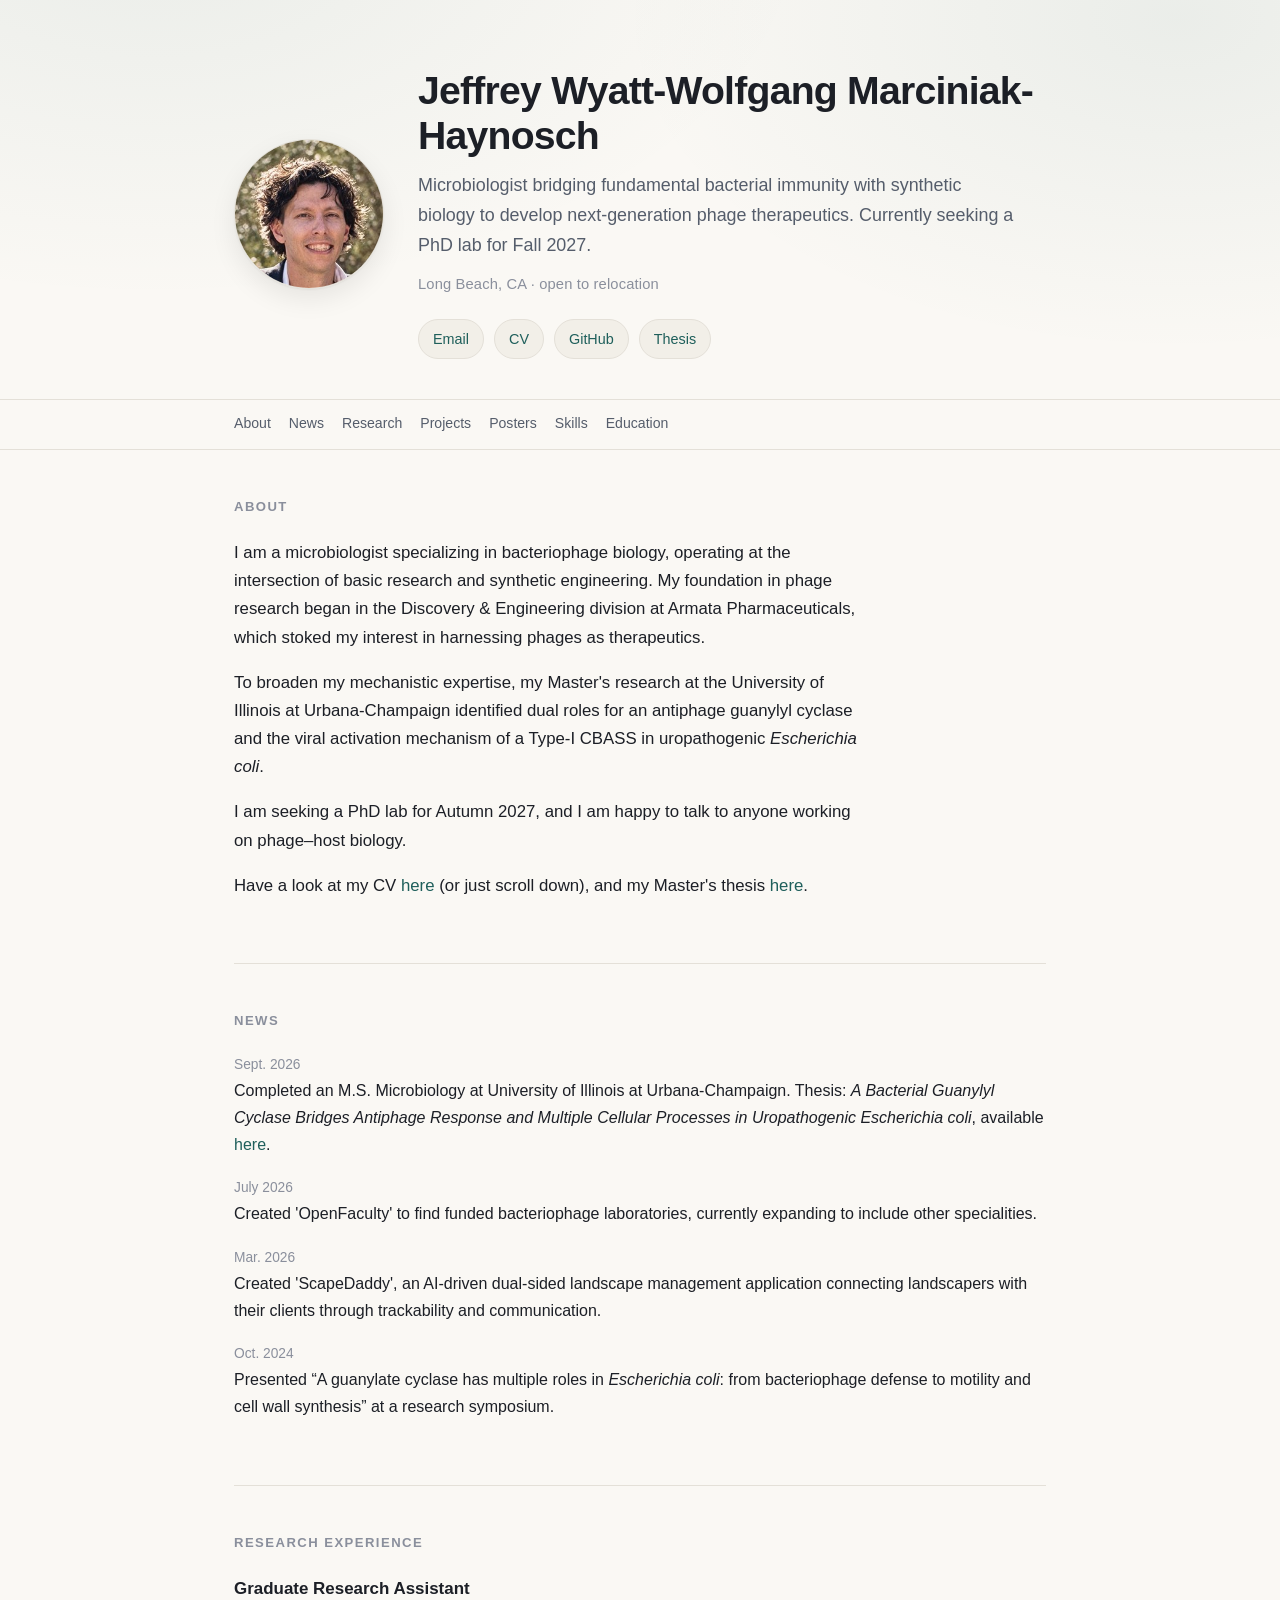
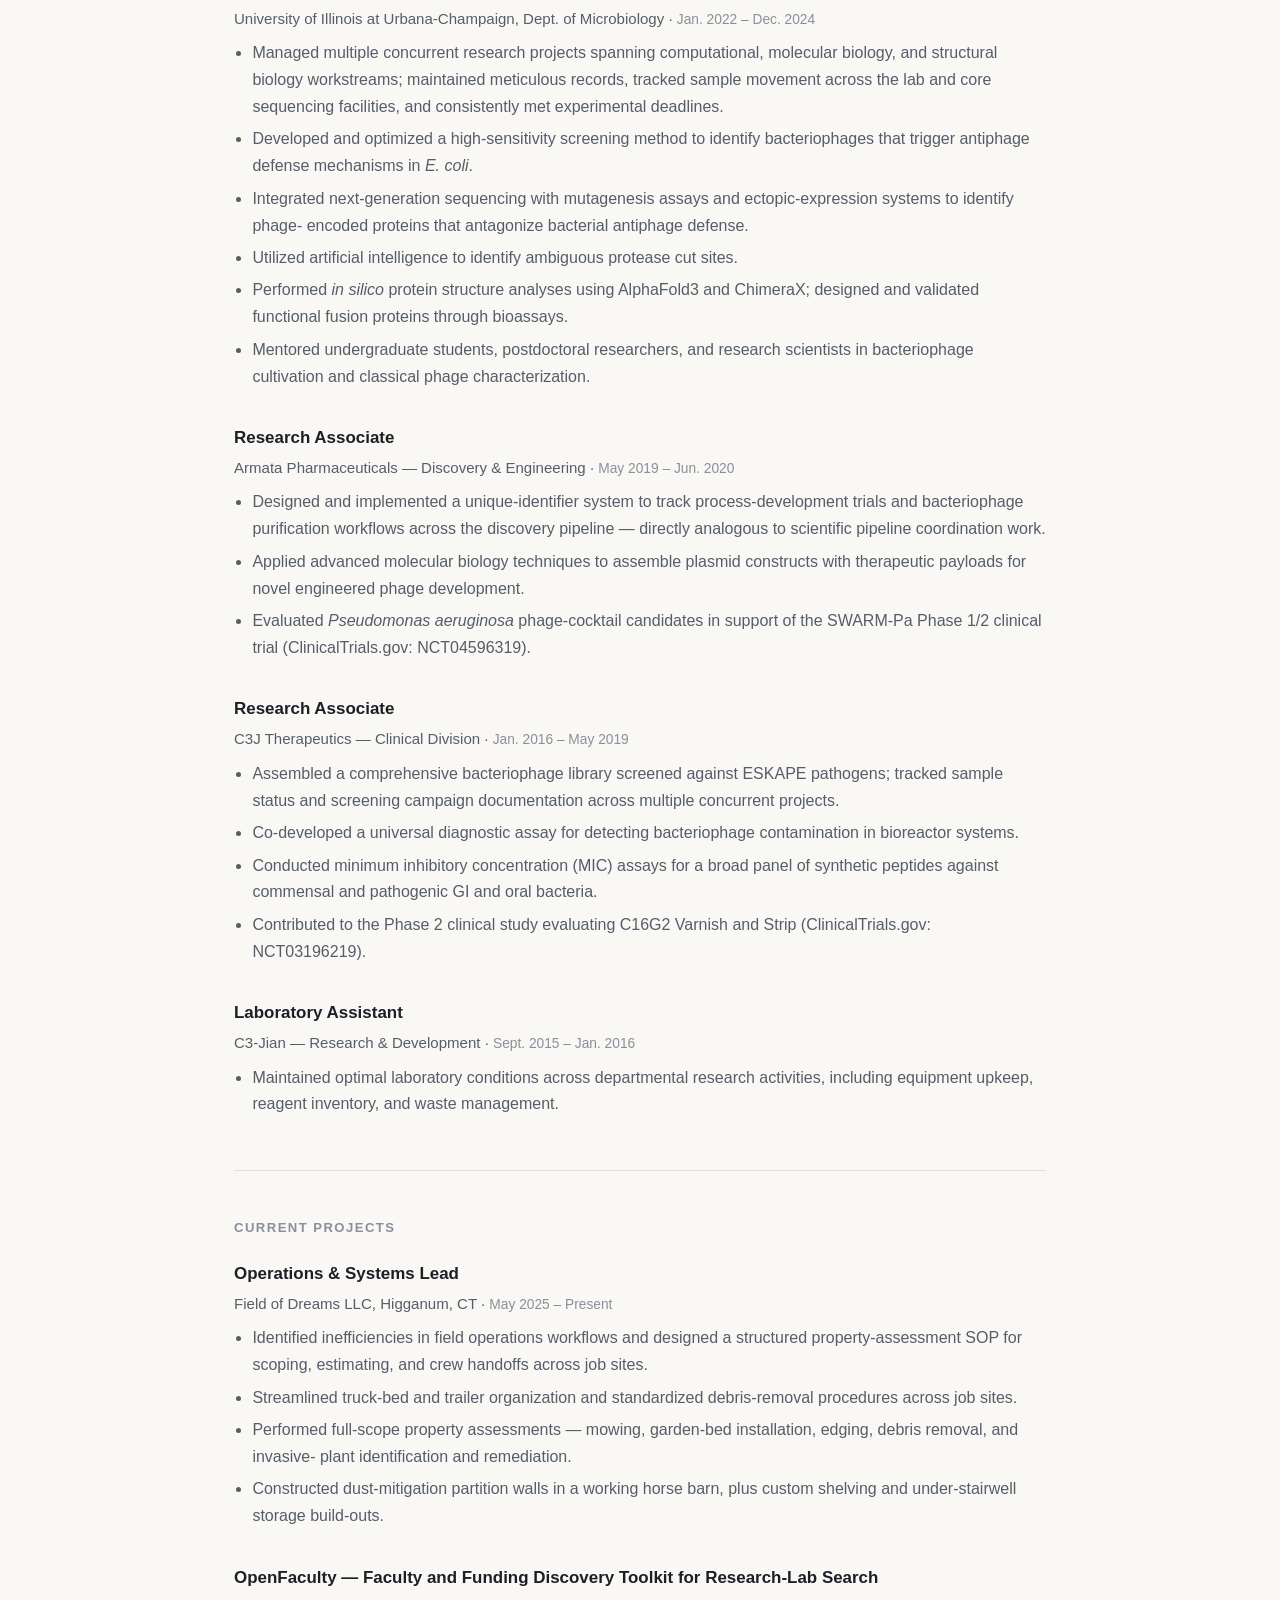
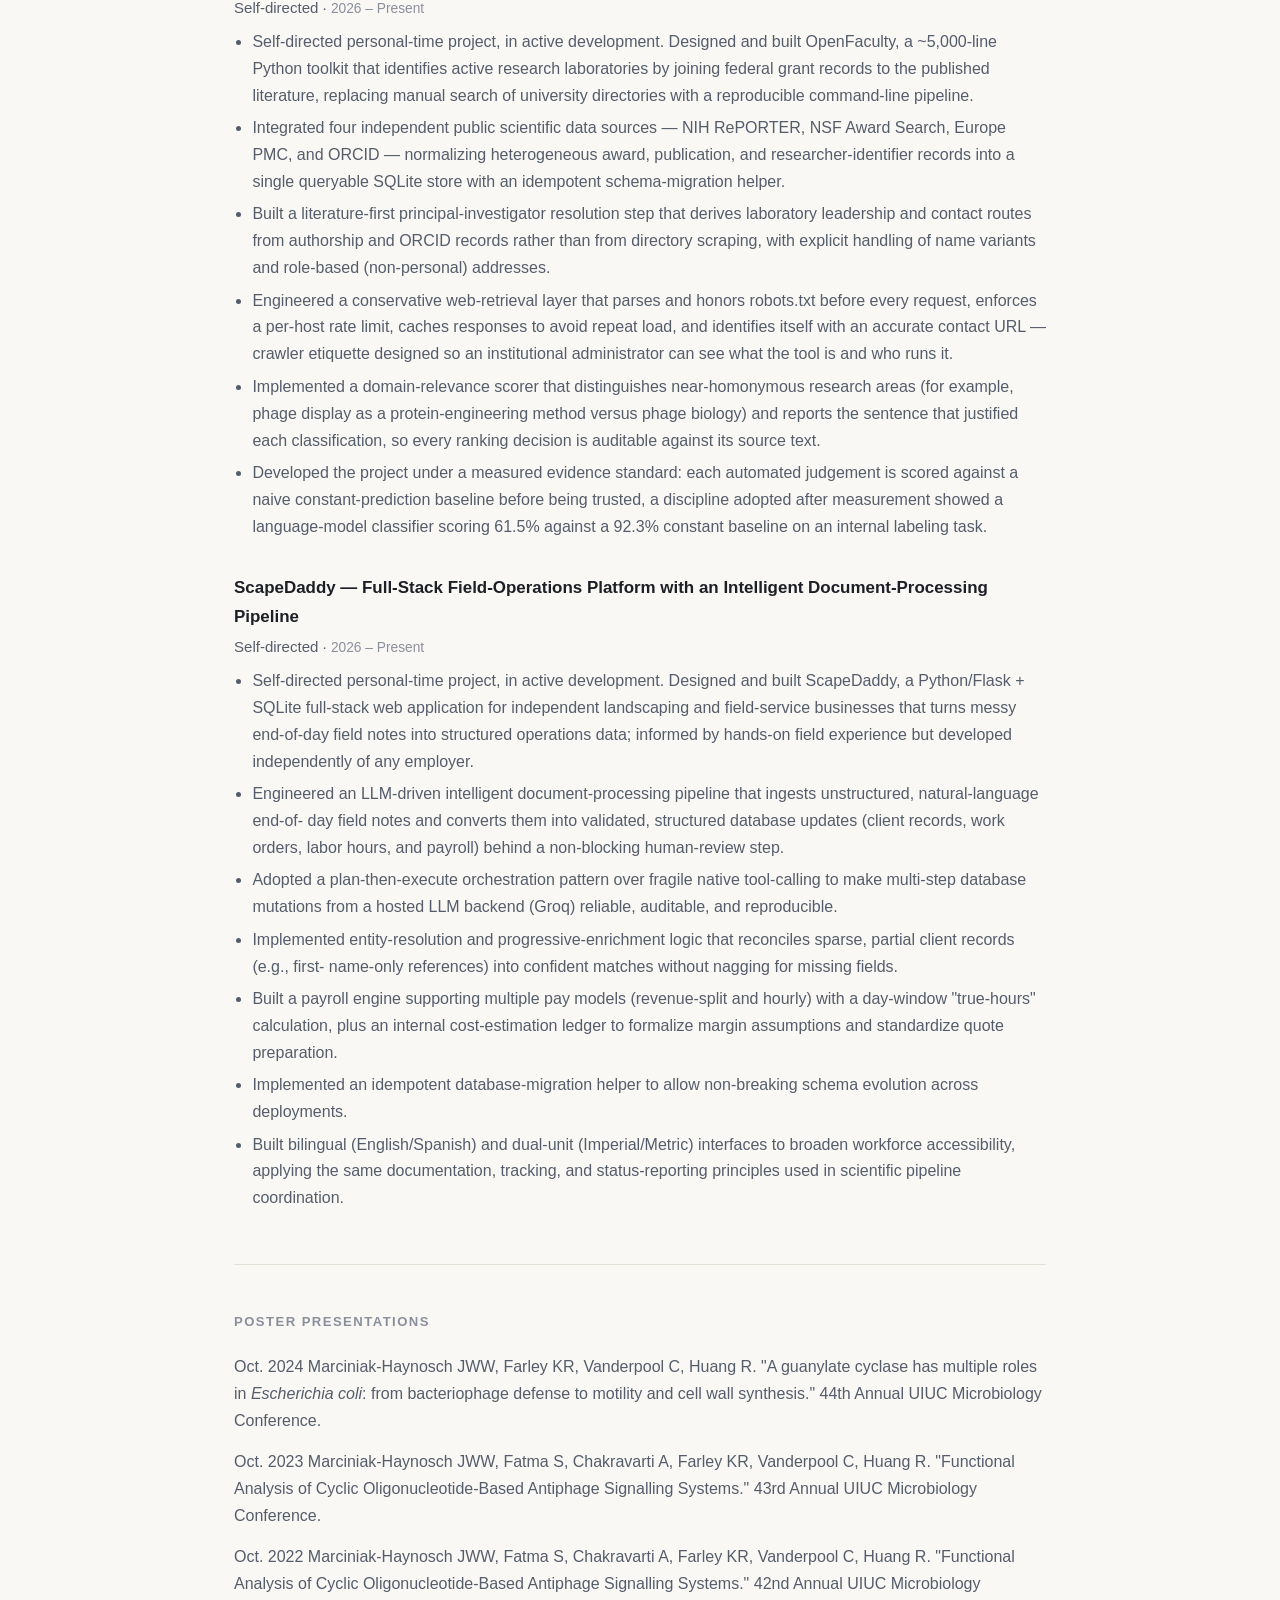
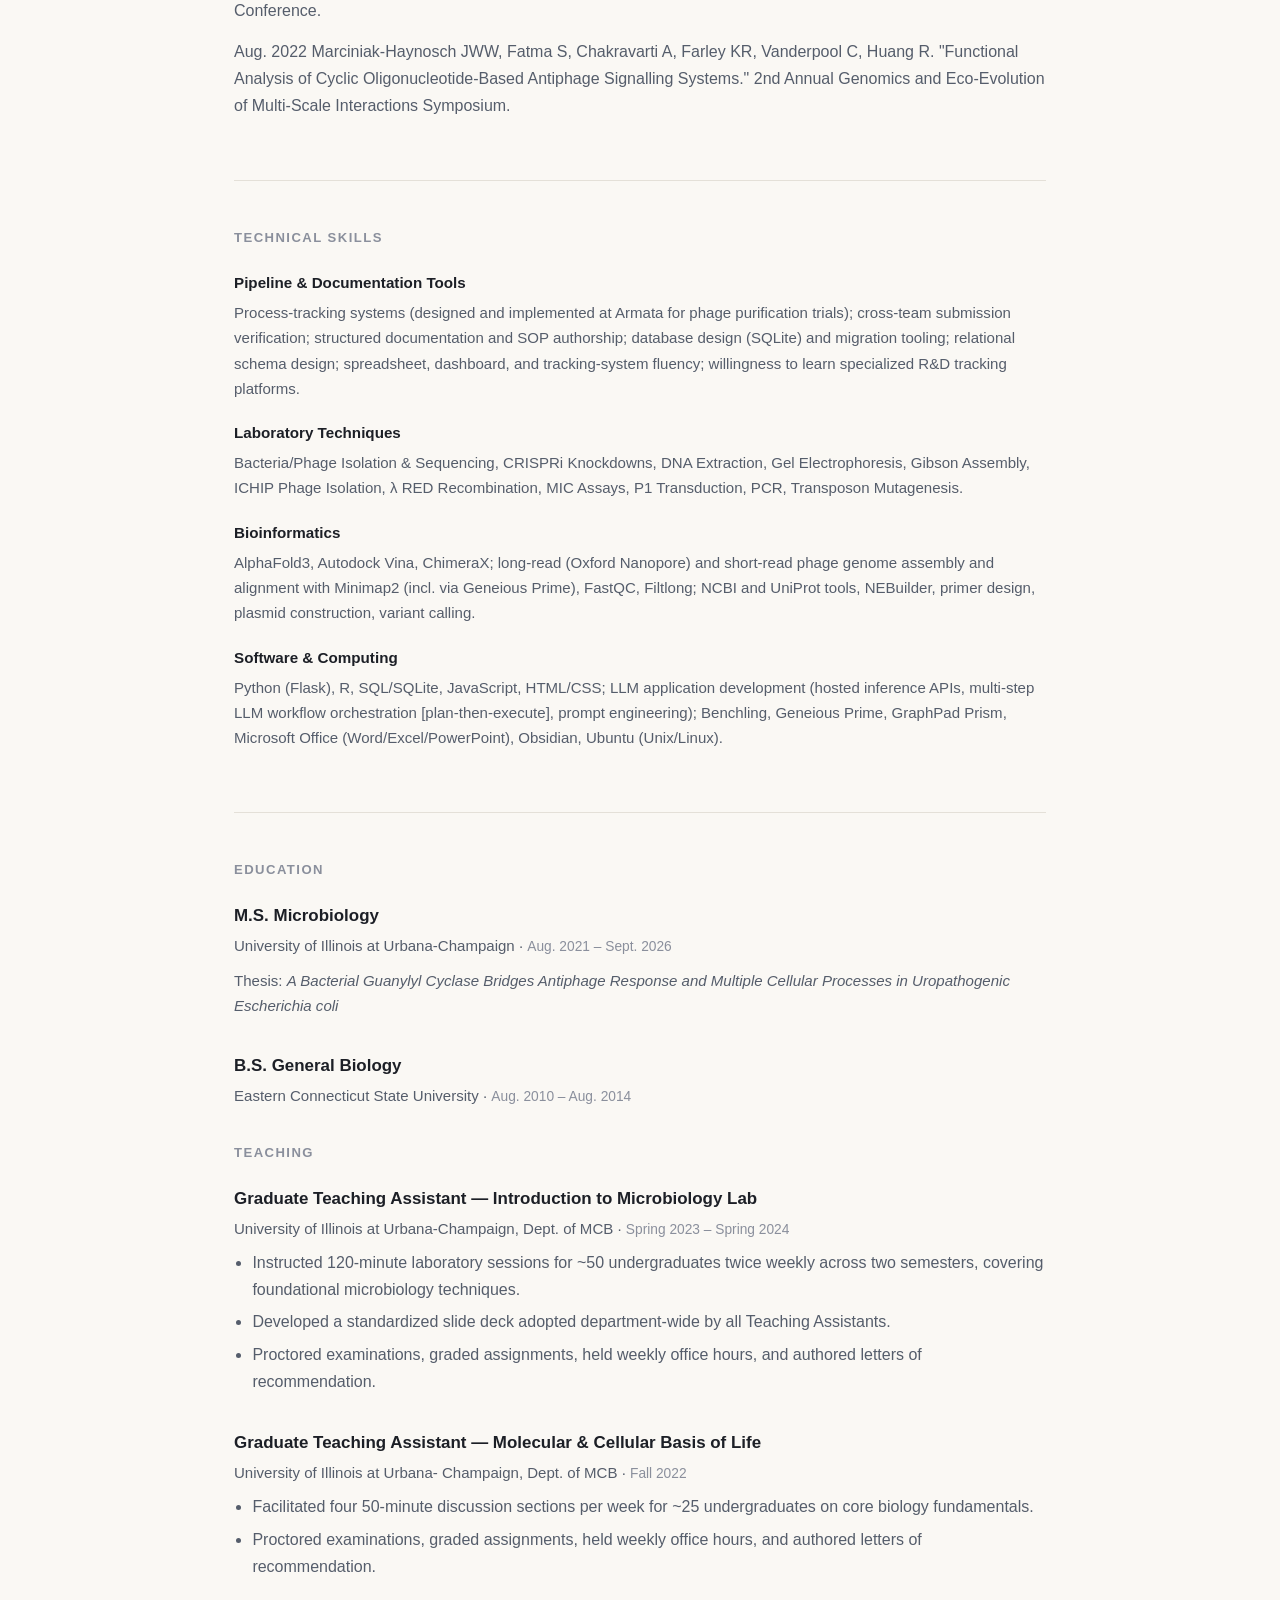
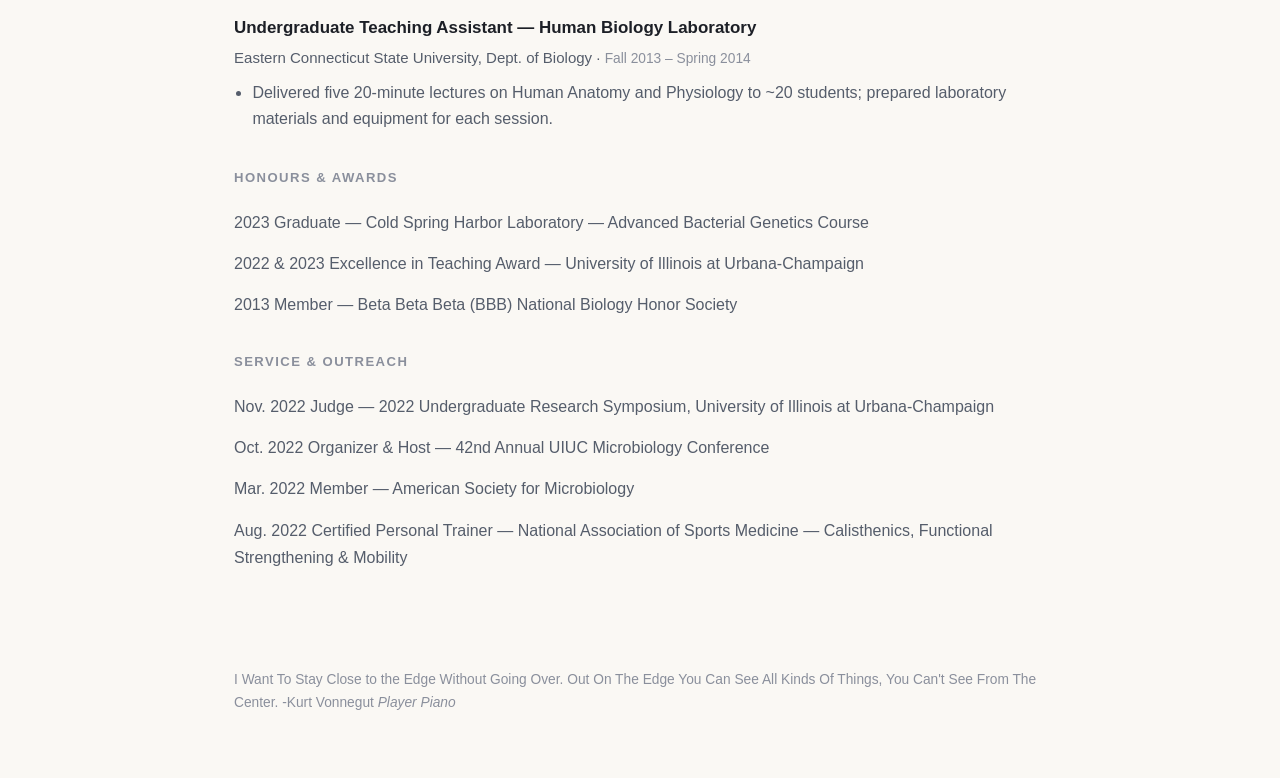
<file: index.html>
<!DOCTYPE html>
<html lang="en">
<head>
<meta charset="utf-8">
<meta name="viewport" content="width=device-width,initial-scale=1">
<title>Jeffrey Wyatt-Wolfgang Marciniak-Haynosch — bacteriophage biology</title>
<meta name="description" content="Bacteriophage biology and bacterial antiphage defence. MS Microbiology, University of Illinois.">
<link rel="stylesheet" href="style.css">
</head>
<body>

<header><div class="wrap hero">
  <img class="portrait" src="portrait.jpg" srcset="portrait.jpg 1x, portrait@2x.jpg 2x" width="240" height="240" alt="Jeffrey Wyatt-Wolfgang Marciniak-Haynosch">
  <div class="hero-text">
    <h1>Jeffrey Wyatt-Wolfgang Marciniak-Haynosch</h1>
    <p class="tagline">Microbiologist bridging fundamental bacterial immunity with synthetic biology to develop next-generation phage therapeutics. Currently seeking a PhD lab for Fall 2027.</p>
    <p class="where">Long Beach, CA &middot; open to relocation</p>
    <div class="links"><a href="mailto:jwyhaymar@proton.me">Email</a><a href="cv.html">CV</a><a href="https://github.com/JWWHaymar">GitHub</a><a href="thesis.html">Thesis</a></div>
  </div>
</div></header>

<nav class="toc"><div class="wrap">
  <a href="#about">About</a><a href="#news">News</a>
  <a href="#research">Research</a><a href="#projects">Projects</a>
  <a href="#posters">Posters</a><a href="#skills">Skills</a>
  <a href="#education">Education</a>
</div></nav>

<main class="wrap">

<section id="about">
  <h2>About</h2>
  <div class="lede">
    <p>I am a microbiologist specializing in bacteriophage biology, operating at the intersection of basic research and synthetic engineering. My foundation in phage research began in the Discovery &amp; Engineering division at Armata Pharmaceuticals, which stoked my interest in harnessing phages as therapeutics.</p>
    <p>To broaden my mechanistic expertise, my Master&#x27;s research at the University of Illinois at Urbana-Champaign identified dual roles for an antiphage guanylyl cyclase and the viral activation mechanism of a Type-I CBASS in uropathogenic <em>Escherichia coli</em>.</p>
    <p>I am seeking a PhD lab for Autumn 2027, and I am happy to talk to anyone working on phage–host biology.</p>
    <p>Have a look at my CV <a href="cv.html">here</a> (or just scroll down), and my Master&#x27;s thesis <a href="thesis.html">here</a>.</p>
  </div>
</section>

<section id="news">
  <h2>News</h2>
  <ul class="news"><li><span class="when">Sept. 2026</span>Completed an M.S. Microbiology at University of Illinois at Urbana-Champaign. Thesis: <em>A Bacterial Guanylyl Cyclase Bridges Antiphage Response and Multiple Cellular Processes in Uropathogenic Escherichia coli</em>, available <a href="thesis.html">here</a>.</li><li><span class="when">July 2026</span>Created &#x27;OpenFaculty&#x27; to find funded bacteriophage laboratories, currently expanding to include other specialities.</li><li><span class="when">Mar. 2026</span>Created &#x27;ScapeDaddy&#x27;, an AI-driven dual-sided landscape management application connecting landscapers with their clients through trackability and communication.</li><li><span class="when">Oct. 2024</span>Presented &ldquo;A guanylate cyclase has multiple roles in <em>Escherichia coli</em>: from bacteriophage defense to motility and cell wall synthesis&rdquo; at a research symposium.</li></ul>
</section>

<section id="research">
  <h2>Research experience</h2>
  <div class="entry"><h3>Graduate Research Assistant</h3><p class="meta">University of Illinois at Urbana-Champaign, Dept. of Microbiology &middot; <span class=when>Jan. 2022 – Dec. 2024</span></p><ul><li>Managed multiple concurrent research projects spanning computational, molecular biology, and structural biology workstreams; maintained meticulous records, tracked sample movement across the lab and core sequencing facilities, and consistently met experimental deadlines.</li><li>Developed and optimized a high-sensitivity screening method to identify bacteriophages that trigger antiphage defense mechanisms in <em>E. coli</em>.</li><li>Integrated next-generation sequencing with mutagenesis assays and ectopic-expression systems to identify phage- encoded proteins that antagonize bacterial antiphage defense.</li><li>Utilized artificial intelligence to identify ambiguous protease cut sites.</li><li>Performed <em>in silico</em> protein structure analyses using AlphaFold3 and ChimeraX; designed and validated functional fusion proteins through bioassays.</li><li>Mentored undergraduate students, postdoctoral researchers, and research scientists in bacteriophage cultivation and classical phage characterization.</li></ul></div>
<div class="entry"><h3>Research Associate</h3><p class="meta">Armata Pharmaceuticals — Discovery &amp; Engineering &middot; <span class=when>May 2019 – Jun. 2020</span></p><ul><li>Designed and implemented a unique-identifier system to track process-development trials and bacteriophage purification workflows across the discovery pipeline — directly analogous to scientific pipeline coordination work.</li><li>Applied advanced molecular biology techniques to assemble plasmid constructs with therapeutic payloads for novel engineered phage development.</li><li>Evaluated <em>Pseudomonas aeruginosa</em> phage-cocktail candidates in support of the SWARM-Pa Phase 1/2 clinical trial (ClinicalTrials.gov: NCT04596319).</li></ul></div>
<div class="entry"><h3>Research Associate</h3><p class="meta">C3J Therapeutics — Clinical Division &middot; <span class=when>Jan. 2016 – May 2019</span></p><ul><li>Assembled a comprehensive bacteriophage library screened against ESKAPE pathogens; tracked sample status and screening campaign documentation across multiple concurrent projects.</li><li>Co-developed a universal diagnostic assay for detecting bacteriophage contamination in bioreactor systems.</li><li>Conducted minimum inhibitory concentration (MIC) assays for a broad panel of synthetic peptides against commensal and pathogenic GI and oral bacteria.</li><li>Contributed to the Phase 2 clinical study evaluating C16G2 Varnish and Strip (ClinicalTrials.gov: NCT03196219).</li></ul></div>
<div class="entry"><h3>Laboratory Assistant</h3><p class="meta">C3-Jian — Research &amp; Development &middot; <span class=when>Sept. 2015 – Jan. 2016</span></p><ul><li>Maintained optimal laboratory conditions across departmental research activities, including equipment upkeep, reagent inventory, and waste management.</li></ul></div>
</section>

<section id="projects">
  <h2>Current Projects</h2>
  
  <div class="entry"><h3>Operations &amp; Systems Lead</h3><p class="meta">Field of Dreams LLC, Higganum, CT &middot; <span class=when>May 2025 – Present</span></p><ul><li>Identified inefficiencies in field operations workflows and designed a structured property-assessment SOP for scoping, estimating, and crew handoffs across job sites.</li><li>Streamlined truck-bed and trailer organization and standardized debris-removal procedures across job sites.</li><li>Performed full-scope property assessments — mowing, garden-bed installation, edging, debris removal, and invasive- plant identification and remediation.</li><li>Constructed dust-mitigation partition walls in a working horse barn, plus custom shelving and under-stairwell storage build-outs.</li></ul></div>
<div class="entry"><h3>OpenFaculty — Faculty and Funding Discovery Toolkit for Research-Lab Search</h3><p class="meta">Self-directed &middot; <span class=when>2026 – Present</span></p><ul><li>Self-directed personal-time project, in active development. Designed and built OpenFaculty, a ~5,000-line Python toolkit that identifies active research laboratories by joining federal grant records to the published literature, replacing manual search of university directories with a reproducible command-line pipeline.</li><li>Integrated four independent public scientific data sources — NIH RePORTER, NSF Award Search, Europe PMC, and ORCID — normalizing heterogeneous award, publication, and researcher-identifier records into a single queryable SQLite store with an idempotent schema-migration helper.</li><li>Built a literature-first principal-investigator resolution step that derives laboratory leadership and contact routes from authorship and ORCID records rather than from directory scraping, with explicit handling of name variants and role-based (non-personal) addresses.</li><li>Engineered a conservative web-retrieval layer that parses and honors robots.txt before every request, enforces a per-host rate limit, caches responses to avoid repeat load, and identifies itself with an accurate contact URL — crawler etiquette designed so an institutional administrator can see what the tool is and who runs it.</li><li>Implemented a domain-relevance scorer that distinguishes near-homonymous research areas (for example, phage display as a protein-engineering method versus phage biology) and reports the sentence that justified each classification, so every ranking decision is auditable against its source text.</li><li>Developed the project under a measured evidence standard: each automated judgement is scored against a naive constant-prediction baseline before being trusted, a discipline adopted after measurement showed a language-model classifier scoring 61.5% against a 92.3% constant baseline on an internal labeling task.</li></ul></div>
<div class="entry"><h3>ScapeDaddy — Full-Stack Field-Operations Platform with an Intelligent Document-Processing Pipeline</h3><p class="meta">Self-directed &middot; <span class=when>2026 – Present</span></p><ul><li>Self-directed personal-time project, in active development. Designed and built ScapeDaddy, a Python/Flask + SQLite full-stack web application for independent landscaping and field-service businesses that turns messy end-of-day field notes into structured operations data; informed by hands-on field experience but developed independently of any employer.</li><li>Engineered an LLM-driven intelligent document-processing pipeline that ingests unstructured, natural-language end-of- day field notes and converts them into validated, structured database updates (client records, work orders, labor hours, and payroll) behind a non-blocking human-review step.</li><li>Adopted a plan-then-execute orchestration pattern over fragile native tool-calling to make multi-step database mutations from a hosted LLM backend (Groq) reliable, auditable, and reproducible.</li><li>Implemented entity-resolution and progressive-enrichment logic that reconciles sparse, partial client records (e.g., first- name-only references) into confident matches without nagging for missing fields.</li><li>Built a payroll engine supporting multiple pay models (revenue-split and hourly) with a day-window &quot;true-hours&quot; calculation, plus an internal cost-estimation ledger to formalize margin assumptions and standardize quote preparation.</li><li>Implemented an idempotent database-migration helper to allow non-breaking schema evolution across deployments.</li><li>Built bilingual (English/Spanish) and dual-unit (Imperial/Metric) interfaces to broaden workforce accessibility, applying the same documentation, tracking, and status-reporting principles used in scientific pipeline coordination.</li></ul></div>
</section>

<section id="posters">
  <h2>Poster presentations</h2>
  <ul class="plain"><li>Oct. 2024 Marciniak-Haynosch JWW, Farley KR, Vanderpool C, Huang R. &quot;A guanylate cyclase has multiple roles in <em>Escherichia coli</em>: from bacteriophage defense to motility and cell wall synthesis.&quot; 44th Annual UIUC Microbiology Conference.</li><li>Oct. 2023 Marciniak-Haynosch JWW, Fatma S, Chakravarti A, Farley KR, Vanderpool C, Huang R. &quot;Functional Analysis of Cyclic Oligonucleotide-Based Antiphage Signalling Systems.&quot; 43rd Annual UIUC Microbiology Conference.</li><li>Oct. 2022 Marciniak-Haynosch JWW, Fatma S, Chakravarti A, Farley KR, Vanderpool C, Huang R. &quot;Functional Analysis of Cyclic Oligonucleotide-Based Antiphage Signalling Systems.&quot; 42nd Annual UIUC Microbiology Conference.</li><li>Aug. 2022 Marciniak-Haynosch JWW, Fatma S, Chakravarti A, Farley KR, Vanderpool C, Huang R. &quot;Functional Analysis of Cyclic Oligonucleotide-Based Antiphage Signalling Systems.&quot; 2nd Annual Genomics and Eco-Evolution of Multi-Scale Interactions Symposium.</li></ul>
</section>

<section id="skills">
  <h2>Technical skills</h2>
  <dl class="skills"><dt>Pipeline &amp; Documentation Tools</dt><dd> Process-tracking systems (designed and implemented at Armata for phage purification trials); cross-team submission verification; structured documentation and SOP authorship; database design (SQLite) and migration tooling; relational schema design; spreadsheet, dashboard, and tracking-system fluency; willingness to learn specialized R&amp;D tracking platforms.</dd><dt>Laboratory Techniques</dt><dd> Bacteria/Phage Isolation &amp; Sequencing, CRISPRi Knockdowns, DNA Extraction, Gel Electrophoresis, Gibson Assembly, ICHIP Phage Isolation, λ RED Recombination, MIC Assays, P1 Transduction, PCR, Transposon Mutagenesis.</dd><dt>Bioinformatics</dt><dd> AlphaFold3, Autodock Vina, ChimeraX; long-read (Oxford Nanopore) and short-read phage genome assembly and alignment with Minimap2 (incl. via Geneious Prime), FastQC, Filtlong; NCBI and UniProt tools, NEBuilder, primer design, plasmid construction, variant calling.</dd><dt>Software &amp; Computing</dt><dd> Python (Flask), R, SQL/SQLite, JavaScript, HTML/CSS; LLM application development (hosted inference APIs, multi-step LLM workflow orchestration [plan-then-execute], prompt engineering); Benchling, Geneious Prime, GraphPad Prism, Microsoft Office (Word/Excel/PowerPoint), Obsidian, Ubuntu (Unix/Linux).</dd></dl>
</section>

<section id="education">
  <h2>Education</h2>
  <div class="entry"><h3>M.S. Microbiology</h3><p class="meta">University of Illinois at Urbana-Champaign &middot; <span class=when>Aug. 2021 – Sept. 2026</span></p><p class=meta>Thesis: <em>A Bacterial Guanylyl Cyclase Bridges Antiphage Response and Multiple Cellular Processes in Uropathogenic Escherichia coli</em></p></div><div class="entry"><h3>B.S. General Biology</h3><p class="meta">Eastern Connecticut State University &middot; <span class=when>Aug. 2010 – Aug. 2014</span></p></div>
  <h2 style="margin-top:2.4em">Teaching</h2>
  <div class="entry"><h3>Graduate Teaching Assistant — Introduction to Microbiology Lab</h3><p class="meta">University of Illinois at Urbana-Champaign, Dept. of MCB &middot; <span class=when>Spring 2023 – Spring 2024</span></p><ul><li>Instructed 120-minute laboratory sessions for ~50 undergraduates twice weekly across two semesters, covering foundational microbiology techniques.</li><li>Developed a standardized slide deck adopted department-wide by all Teaching Assistants.</li><li>Proctored examinations, graded assignments, held weekly office hours, and authored letters of recommendation.</li></ul></div>
<div class="entry"><h3>Graduate Teaching Assistant — Molecular &amp; Cellular Basis of Life</h3><p class="meta">University of Illinois at Urbana- Champaign, Dept. of MCB &middot; <span class=when>Fall 2022</span></p><ul><li>Facilitated four 50-minute discussion sections per week for ~25 undergraduates on core biology fundamentals.</li><li>Proctored examinations, graded assignments, held weekly office hours, and authored letters of recommendation.</li></ul></div>
<div class="entry"><h3>Undergraduate Teaching Assistant — Human Biology Laboratory</h3><p class="meta">Eastern Connecticut State University, Dept. of Biology &middot; <span class=when>Fall 2013 – Spring 2014</span></p><ul><li>Delivered five 20-minute lectures on Human Anatomy and Physiology to ~20 students; prepared laboratory materials and equipment for each session.</li></ul></div>
  <h2 style="margin-top:2.4em">Honours &amp; awards</h2>
  <ul class="plain"><li>2023 Graduate — Cold Spring Harbor Laboratory — Advanced Bacterial Genetics Course</li><li>2022 &amp; 2023 Excellence in Teaching Award — University of Illinois at Urbana-Champaign</li><li>2013 Member — Beta Beta Beta (ΒΒΒ) National Biology Honor Society</li></ul>
  <h2 style="margin-top:2.4em">Service &amp; outreach</h2>
  <ul class="plain"><li>Nov. 2022 Judge — 2022 Undergraduate Research Symposium, University of Illinois at Urbana-Champaign</li><li>Oct. 2022 Organizer &amp; Host — 42nd Annual UIUC Microbiology Conference</li><li>Mar. 2022 Member — American Society for Microbiology</li><li>Aug. 2022 Certified Personal Trainer — National Association of Sports Medicine — Calisthenics, Functional Strengthening &amp; Mobility</li></ul>
</section>



</main>

<footer><div class="wrap">
  I Want To Stay Close to the Edge Without Going Over. Out On The Edge You Can See All Kinds Of Things, You Can&#x27;t See From The Center. -Kurt Vonnegut <em>Player Piano</em>
</div></footer>
</body>
</html>
</file>
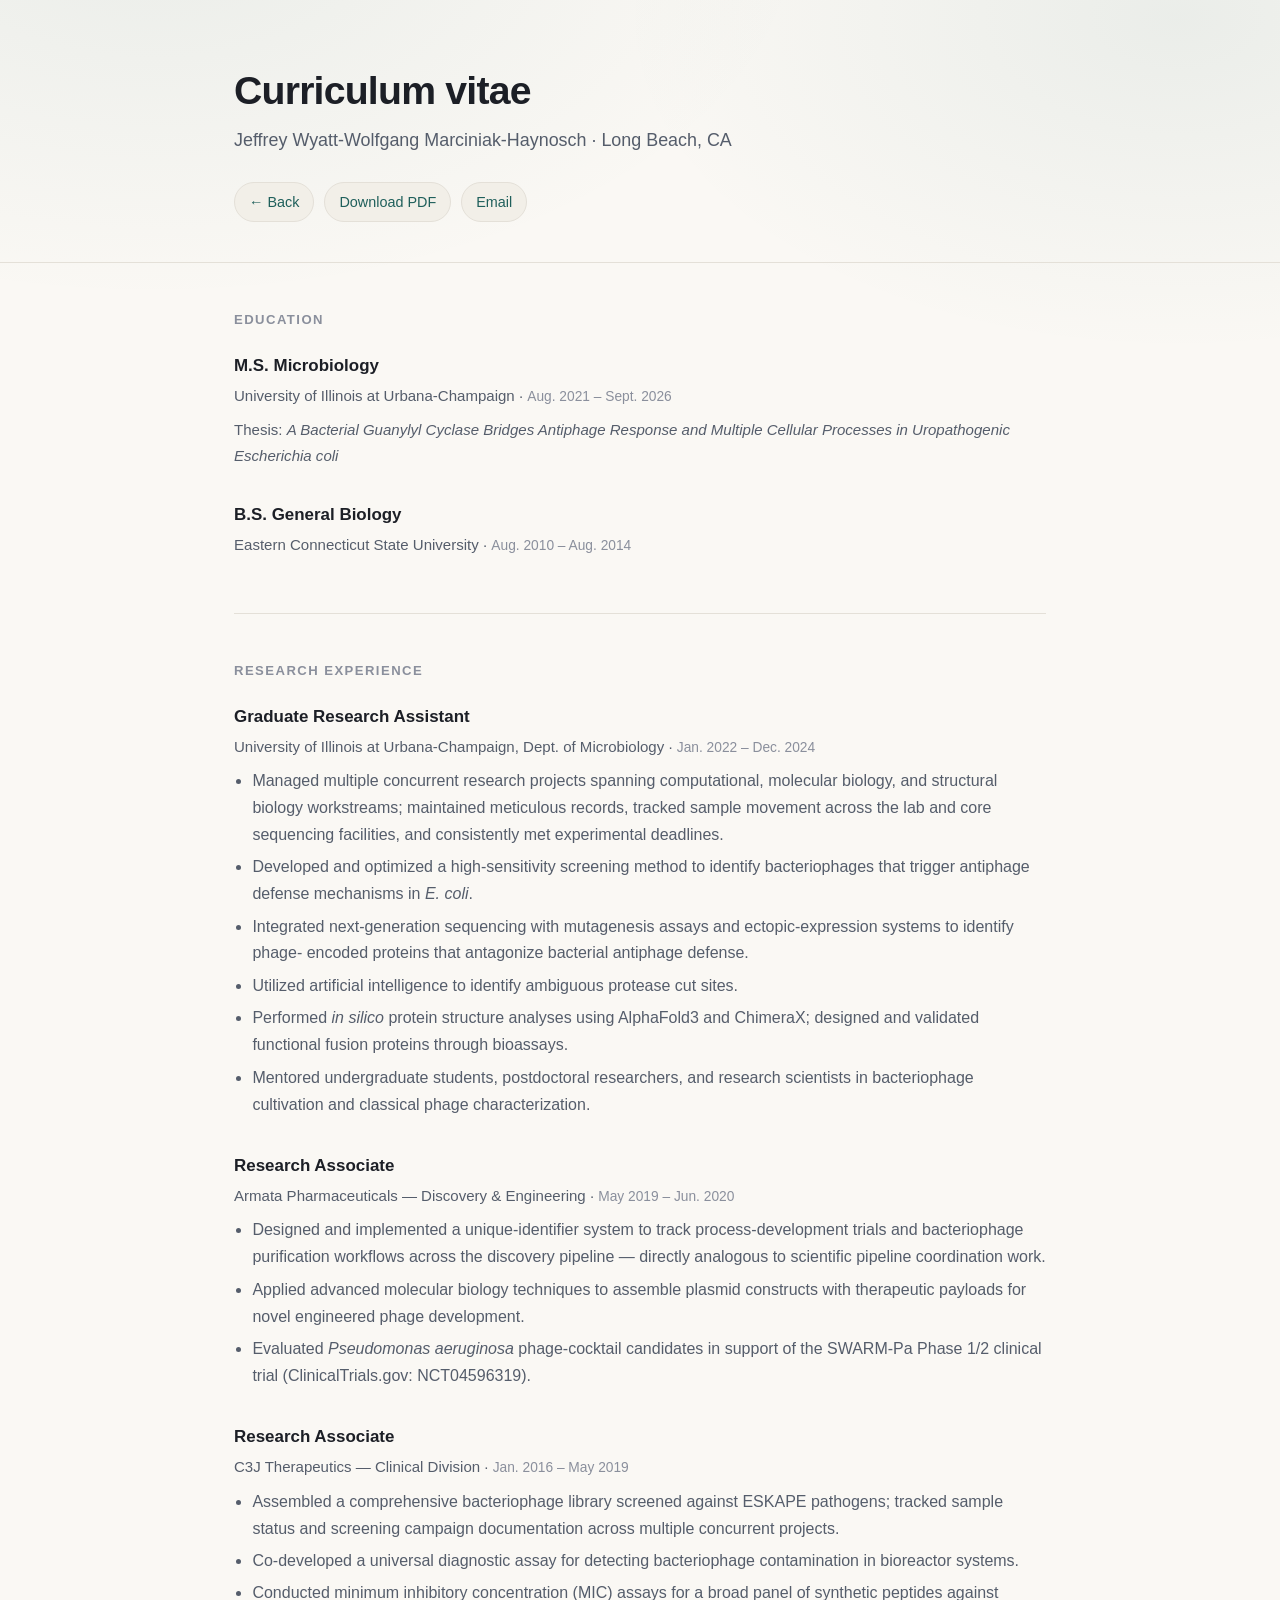
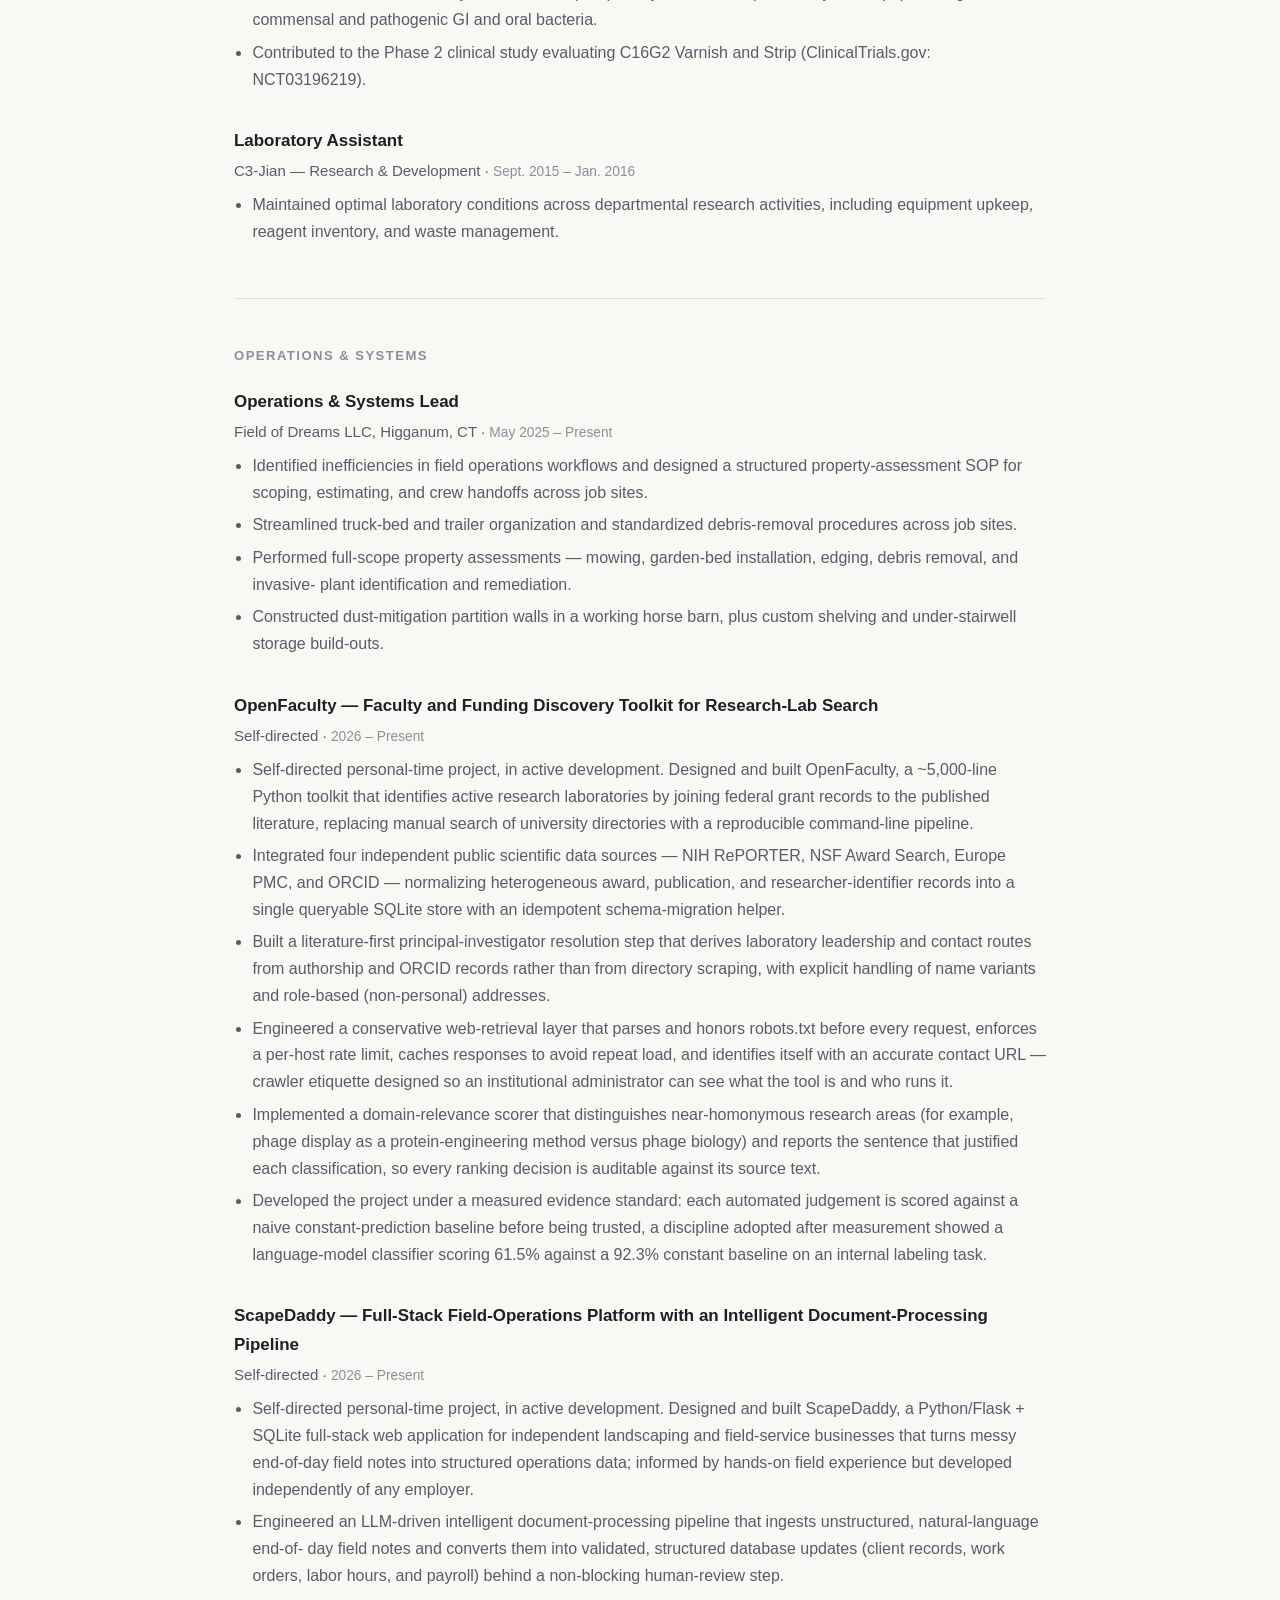
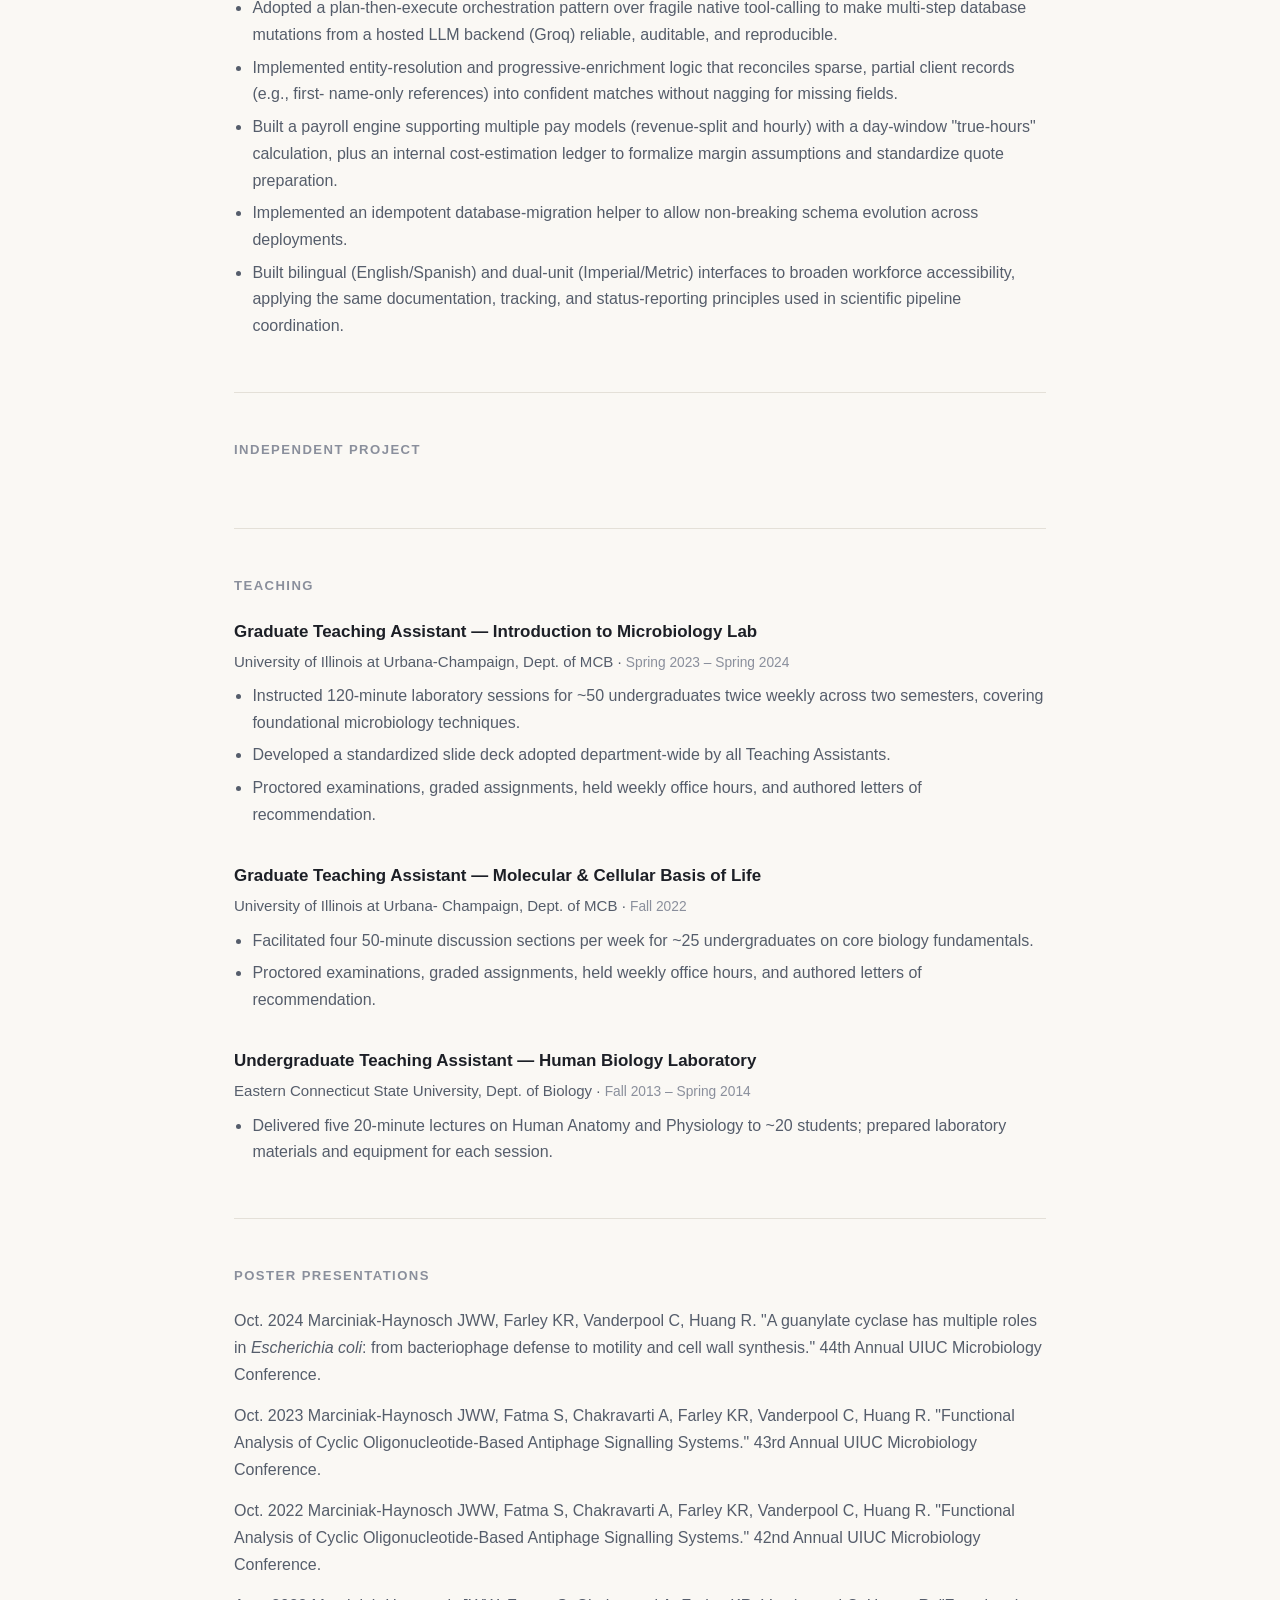
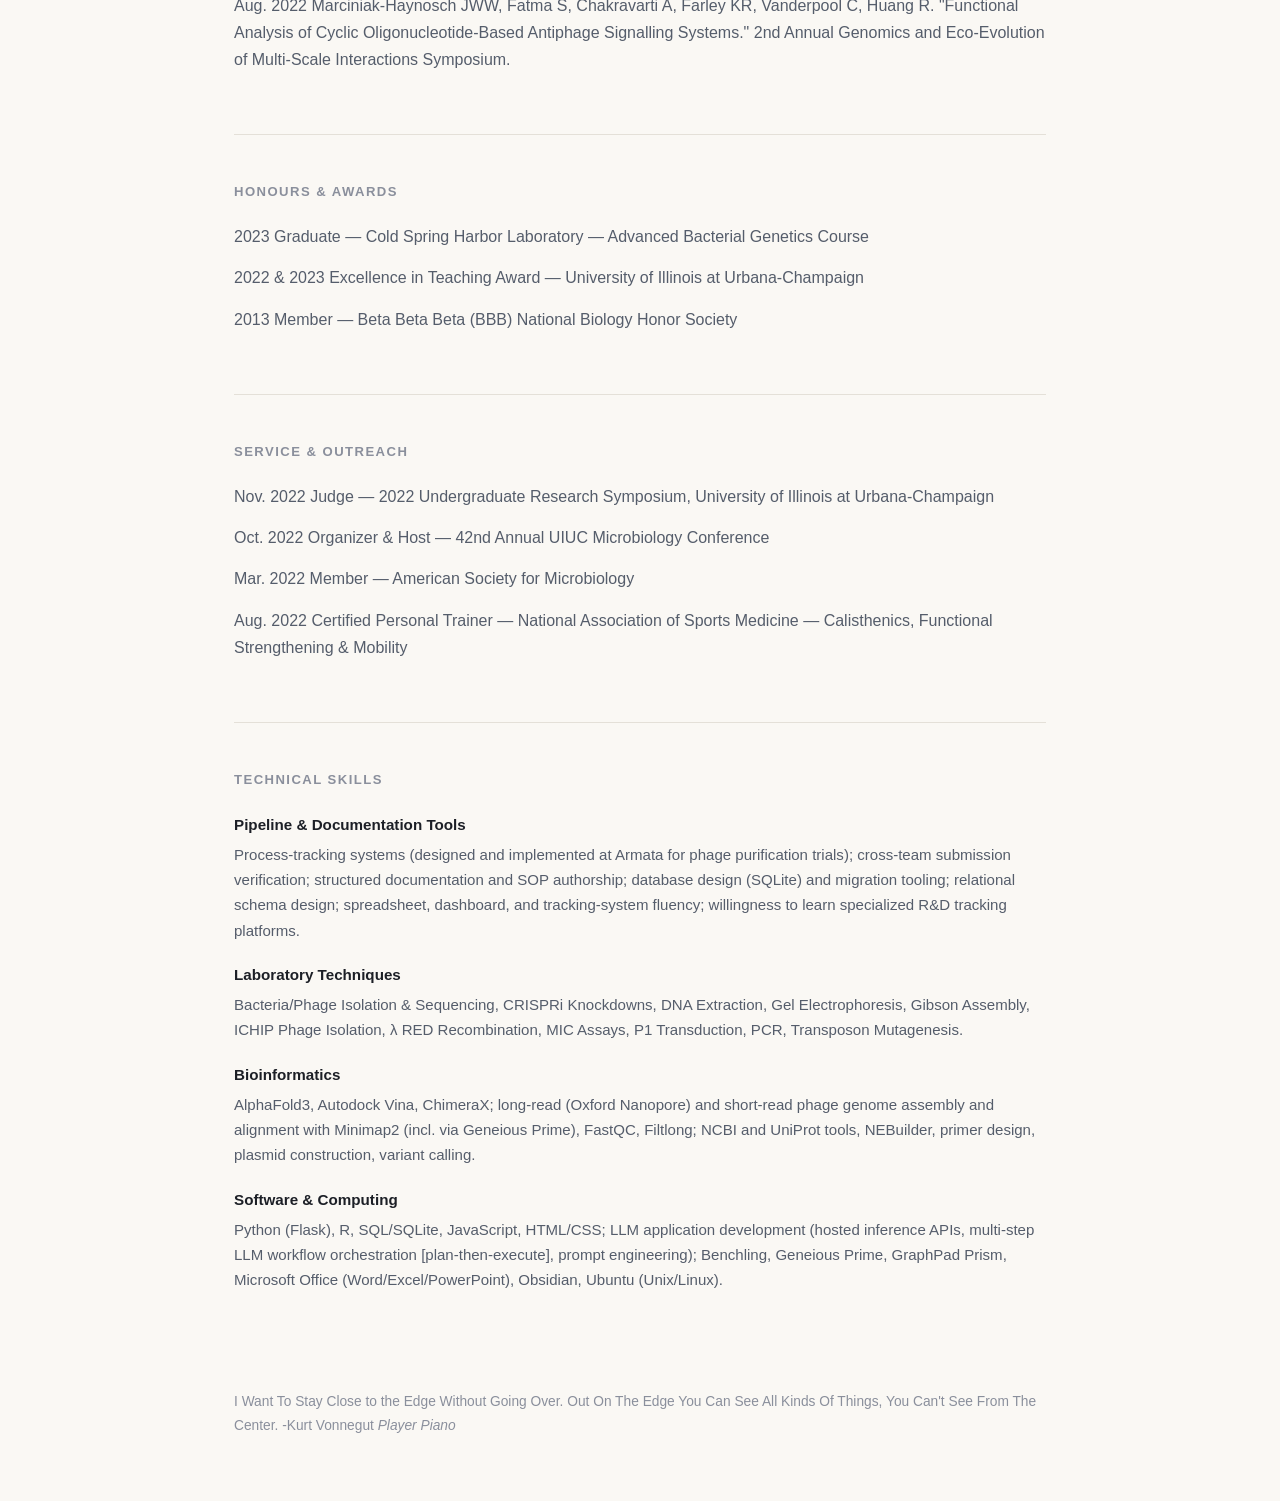
<file: cv.html>
<!DOCTYPE html>
<html lang="en">
<head>
<meta charset="utf-8">
<meta name="viewport" content="width=device-width,initial-scale=1">
<title>CV — Jeffrey Wyatt-Wolfgang Marciniak-Haynosch</title>

<link rel="stylesheet" href="style.css">
</head>
<body>

<header><div class="wrap">
  <h1>Curriculum vitae</h1>
  <p class="tagline">Jeffrey Wyatt-Wolfgang Marciniak-Haynosch &middot; Long Beach, CA</p>
  <div class="links">
    <a href="index.html">&larr; Back</a>
    <a href="JWWMH_CV.pdf">Download PDF</a>
    <a href="mailto:jwyhaymar@proton.me">Email</a>
  </div>
</div></header>
<main class="wrap">
<section><h2>Education</h2><div class="entry"><h3>M.S. Microbiology</h3><p class="meta">University of Illinois at Urbana-Champaign &middot; <span class=when>Aug. 2021 – Sept. 2026</span></p><p class=meta>Thesis: <em>A Bacterial Guanylyl Cyclase Bridges Antiphage Response and Multiple Cellular Processes in Uropathogenic Escherichia coli</em></p></div><div class="entry"><h3>B.S. General Biology</h3><p class="meta">Eastern Connecticut State University &middot; <span class=when>Aug. 2010 – Aug. 2014</span></p></div></section>
<section><h2>Research experience</h2>
  <div class="entry"><h3>Graduate Research Assistant</h3><p class="meta">University of Illinois at Urbana-Champaign, Dept. of Microbiology &middot; <span class=when>Jan. 2022 – Dec. 2024</span></p><ul><li>Managed multiple concurrent research projects spanning computational, molecular biology, and structural biology workstreams; maintained meticulous records, tracked sample movement across the lab and core sequencing facilities, and consistently met experimental deadlines.</li><li>Developed and optimized a high-sensitivity screening method to identify bacteriophages that trigger antiphage defense mechanisms in <em>E. coli</em>.</li><li>Integrated next-generation sequencing with mutagenesis assays and ectopic-expression systems to identify phage- encoded proteins that antagonize bacterial antiphage defense.</li><li>Utilized artificial intelligence to identify ambiguous protease cut sites.</li><li>Performed <em>in silico</em> protein structure analyses using AlphaFold3 and ChimeraX; designed and validated functional fusion proteins through bioassays.</li><li>Mentored undergraduate students, postdoctoral researchers, and research scientists in bacteriophage cultivation and classical phage characterization.</li></ul></div>
<div class="entry"><h3>Research Associate</h3><p class="meta">Armata Pharmaceuticals — Discovery &amp; Engineering &middot; <span class=when>May 2019 – Jun. 2020</span></p><ul><li>Designed and implemented a unique-identifier system to track process-development trials and bacteriophage purification workflows across the discovery pipeline — directly analogous to scientific pipeline coordination work.</li><li>Applied advanced molecular biology techniques to assemble plasmid constructs with therapeutic payloads for novel engineered phage development.</li><li>Evaluated <em>Pseudomonas aeruginosa</em> phage-cocktail candidates in support of the SWARM-Pa Phase 1/2 clinical trial (ClinicalTrials.gov: NCT04596319).</li></ul></div>
<div class="entry"><h3>Research Associate</h3><p class="meta">C3J Therapeutics — Clinical Division &middot; <span class=when>Jan. 2016 – May 2019</span></p><ul><li>Assembled a comprehensive bacteriophage library screened against ESKAPE pathogens; tracked sample status and screening campaign documentation across multiple concurrent projects.</li><li>Co-developed a universal diagnostic assay for detecting bacteriophage contamination in bioreactor systems.</li><li>Conducted minimum inhibitory concentration (MIC) assays for a broad panel of synthetic peptides against commensal and pathogenic GI and oral bacteria.</li><li>Contributed to the Phase 2 clinical study evaluating C16G2 Varnish and Strip (ClinicalTrials.gov: NCT03196219).</li></ul></div>
<div class="entry"><h3>Laboratory Assistant</h3><p class="meta">C3-Jian — Research &amp; Development &middot; <span class=when>Sept. 2015 – Jan. 2016</span></p><ul><li>Maintained optimal laboratory conditions across departmental research activities, including equipment upkeep, reagent inventory, and waste management.</li></ul></div></section>
<section><h2>Operations &amp; systems</h2>
  <div class="entry"><h3>Operations &amp; Systems Lead</h3><p class="meta">Field of Dreams LLC, Higganum, CT &middot; <span class=when>May 2025 – Present</span></p><ul><li>Identified inefficiencies in field operations workflows and designed a structured property-assessment SOP for scoping, estimating, and crew handoffs across job sites.</li><li>Streamlined truck-bed and trailer organization and standardized debris-removal procedures across job sites.</li><li>Performed full-scope property assessments — mowing, garden-bed installation, edging, debris removal, and invasive- plant identification and remediation.</li><li>Constructed dust-mitigation partition walls in a working horse barn, plus custom shelving and under-stairwell storage build-outs.</li></ul></div>
<div class="entry"><h3>OpenFaculty — Faculty and Funding Discovery Toolkit for Research-Lab Search</h3><p class="meta">Self-directed &middot; <span class=when>2026 – Present</span></p><ul><li>Self-directed personal-time project, in active development. Designed and built OpenFaculty, a ~5,000-line Python toolkit that identifies active research laboratories by joining federal grant records to the published literature, replacing manual search of university directories with a reproducible command-line pipeline.</li><li>Integrated four independent public scientific data sources — NIH RePORTER, NSF Award Search, Europe PMC, and ORCID — normalizing heterogeneous award, publication, and researcher-identifier records into a single queryable SQLite store with an idempotent schema-migration helper.</li><li>Built a literature-first principal-investigator resolution step that derives laboratory leadership and contact routes from authorship and ORCID records rather than from directory scraping, with explicit handling of name variants and role-based (non-personal) addresses.</li><li>Engineered a conservative web-retrieval layer that parses and honors robots.txt before every request, enforces a per-host rate limit, caches responses to avoid repeat load, and identifies itself with an accurate contact URL — crawler etiquette designed so an institutional administrator can see what the tool is and who runs it.</li><li>Implemented a domain-relevance scorer that distinguishes near-homonymous research areas (for example, phage display as a protein-engineering method versus phage biology) and reports the sentence that justified each classification, so every ranking decision is auditable against its source text.</li><li>Developed the project under a measured evidence standard: each automated judgement is scored against a naive constant-prediction baseline before being trusted, a discipline adopted after measurement showed a language-model classifier scoring 61.5% against a 92.3% constant baseline on an internal labeling task.</li></ul></div>
<div class="entry"><h3>ScapeDaddy — Full-Stack Field-Operations Platform with an Intelligent Document-Processing Pipeline</h3><p class="meta">Self-directed &middot; <span class=when>2026 – Present</span></p><ul><li>Self-directed personal-time project, in active development. Designed and built ScapeDaddy, a Python/Flask + SQLite full-stack web application for independent landscaping and field-service businesses that turns messy end-of-day field notes into structured operations data; informed by hands-on field experience but developed independently of any employer.</li><li>Engineered an LLM-driven intelligent document-processing pipeline that ingests unstructured, natural-language end-of- day field notes and converts them into validated, structured database updates (client records, work orders, labor hours, and payroll) behind a non-blocking human-review step.</li><li>Adopted a plan-then-execute orchestration pattern over fragile native tool-calling to make multi-step database mutations from a hosted LLM backend (Groq) reliable, auditable, and reproducible.</li><li>Implemented entity-resolution and progressive-enrichment logic that reconciles sparse, partial client records (e.g., first- name-only references) into confident matches without nagging for missing fields.</li><li>Built a payroll engine supporting multiple pay models (revenue-split and hourly) with a day-window &quot;true-hours&quot; calculation, plus an internal cost-estimation ledger to formalize margin assumptions and standardize quote preparation.</li><li>Implemented an idempotent database-migration helper to allow non-breaking schema evolution across deployments.</li><li>Built bilingual (English/Spanish) and dual-unit (Imperial/Metric) interfaces to broaden workforce accessibility, applying the same documentation, tracking, and status-reporting principles used in scientific pipeline coordination.</li></ul></div></section>
<section><h2>Independent project</h2>
  </section>
<section><h2>Teaching</h2>
  <div class="entry"><h3>Graduate Teaching Assistant — Introduction to Microbiology Lab</h3><p class="meta">University of Illinois at Urbana-Champaign, Dept. of MCB &middot; <span class=when>Spring 2023 – Spring 2024</span></p><ul><li>Instructed 120-minute laboratory sessions for ~50 undergraduates twice weekly across two semesters, covering foundational microbiology techniques.</li><li>Developed a standardized slide deck adopted department-wide by all Teaching Assistants.</li><li>Proctored examinations, graded assignments, held weekly office hours, and authored letters of recommendation.</li></ul></div>
<div class="entry"><h3>Graduate Teaching Assistant — Molecular &amp; Cellular Basis of Life</h3><p class="meta">University of Illinois at Urbana- Champaign, Dept. of MCB &middot; <span class=when>Fall 2022</span></p><ul><li>Facilitated four 50-minute discussion sections per week for ~25 undergraduates on core biology fundamentals.</li><li>Proctored examinations, graded assignments, held weekly office hours, and authored letters of recommendation.</li></ul></div>
<div class="entry"><h3>Undergraduate Teaching Assistant — Human Biology Laboratory</h3><p class="meta">Eastern Connecticut State University, Dept. of Biology &middot; <span class=when>Fall 2013 – Spring 2014</span></p><ul><li>Delivered five 20-minute lectures on Human Anatomy and Physiology to ~20 students; prepared laboratory materials and equipment for each session.</li></ul></div></section>
<section><h2>Poster presentations</h2><ul class="plain"><li>Oct. 2024 Marciniak-Haynosch JWW, Farley KR, Vanderpool C, Huang R. &quot;A guanylate cyclase has multiple roles in <em>Escherichia coli</em>: from bacteriophage defense to motility and cell wall synthesis.&quot; 44th Annual UIUC Microbiology Conference.</li><li>Oct. 2023 Marciniak-Haynosch JWW, Fatma S, Chakravarti A, Farley KR, Vanderpool C, Huang R. &quot;Functional Analysis of Cyclic Oligonucleotide-Based Antiphage Signalling Systems.&quot; 43rd Annual UIUC Microbiology Conference.</li><li>Oct. 2022 Marciniak-Haynosch JWW, Fatma S, Chakravarti A, Farley KR, Vanderpool C, Huang R. &quot;Functional Analysis of Cyclic Oligonucleotide-Based Antiphage Signalling Systems.&quot; 42nd Annual UIUC Microbiology Conference.</li><li>Aug. 2022 Marciniak-Haynosch JWW, Fatma S, Chakravarti A, Farley KR, Vanderpool C, Huang R. &quot;Functional Analysis of Cyclic Oligonucleotide-Based Antiphage Signalling Systems.&quot; 2nd Annual Genomics and Eco-Evolution of Multi-Scale Interactions Symposium.</li></ul></section>
<section><h2>Honours &amp; awards</h2><ul class="plain"><li>2023 Graduate — Cold Spring Harbor Laboratory — Advanced Bacterial Genetics Course</li><li>2022 &amp; 2023 Excellence in Teaching Award — University of Illinois at Urbana-Champaign</li><li>2013 Member — Beta Beta Beta (ΒΒΒ) National Biology Honor Society</li></ul></section>
<section><h2>Service &amp; outreach</h2><ul class="plain"><li>Nov. 2022 Judge — 2022 Undergraduate Research Symposium, University of Illinois at Urbana-Champaign</li><li>Oct. 2022 Organizer &amp; Host — 42nd Annual UIUC Microbiology Conference</li><li>Mar. 2022 Member — American Society for Microbiology</li><li>Aug. 2022 Certified Personal Trainer — National Association of Sports Medicine — Calisthenics, Functional Strengthening &amp; Mobility</li></ul></section>
<section><h2>Technical skills</h2><dl class="skills"><dt>Pipeline &amp; Documentation Tools</dt><dd> Process-tracking systems (designed and implemented at Armata for phage purification trials); cross-team submission verification; structured documentation and SOP authorship; database design (SQLite) and migration tooling; relational schema design; spreadsheet, dashboard, and tracking-system fluency; willingness to learn specialized R&amp;D tracking platforms.</dd><dt>Laboratory Techniques</dt><dd> Bacteria/Phage Isolation &amp; Sequencing, CRISPRi Knockdowns, DNA Extraction, Gel Electrophoresis, Gibson Assembly, ICHIP Phage Isolation, λ RED Recombination, MIC Assays, P1 Transduction, PCR, Transposon Mutagenesis.</dd><dt>Bioinformatics</dt><dd> AlphaFold3, Autodock Vina, ChimeraX; long-read (Oxford Nanopore) and short-read phage genome assembly and alignment with Minimap2 (incl. via Geneious Prime), FastQC, Filtlong; NCBI and UniProt tools, NEBuilder, primer design, plasmid construction, variant calling.</dd><dt>Software &amp; Computing</dt><dd> Python (Flask), R, SQL/SQLite, JavaScript, HTML/CSS; LLM application development (hosted inference APIs, multi-step LLM workflow orchestration [plan-then-execute], prompt engineering); Benchling, Geneious Prime, GraphPad Prism, Microsoft Office (Word/Excel/PowerPoint), Obsidian, Ubuntu (Unix/Linux).</dd></dl></section>
</main>

<footer><div class="wrap">
  I Want To Stay Close to the Edge Without Going Over. Out On The Edge You Can See All Kinds Of Things, You Can&#x27;t See From The Center. -Kurt Vonnegut <em>Player Piano</em>
</div></footer>
</body>
</html>
</file>
<file: style.css>
:root{
  /* THE PALETTE. 2026-10-12: "I want one that has an elegant backdrop,
     simple but efficient." The old one was pure #ffffff on #1b4f72 -- clean
     but clinical, which is what read as droll.
     Warm paper rather than white, ink rather than black, and a deep teal
     accent that keeps its contrast against both. Nothing decorative: the
     elegance has to come from the paper and the type, because this page is
     read by people who are skimming for facts. */
  --ink:#1c1f26; --mute:#555d6b; --faint:#8a8f9c; --line:#e4e0d8;
  --bg:#faf8f4; --panel:#f2efe8; --accent:#1f5f5b; --accent-soft:#e8f0ee;
  --glow:rgba(31,95,91,.07);
}
@media (prefers-color-scheme: dark){
  :root{
    /* Not an inversion. Warm near-black, a hint of blue in the paper, and
       a lifted accent so the links stay legible at low brightness. */
    --ink:#e8e6e1; --mute:#a8aeb8; --faint:#7d838f; --line:#2b2f36;
    --bg:#15171b; --panel:#1c1f25; --accent:#6fb3ab; --accent-soft:#17262a;
    --glow:rgba(111,179,171,.08);
  }
}
*{box-sizing:border-box}
html{-webkit-text-size-adjust:100%}
body{
  margin:0; color:var(--ink);
  /* The backdrop: two very soft radial washes over the paper colour. Fixed,
     so it does not swim as the page scrolls, and low-contrast enough that it
     never competes with the text. */
  background:
    radial-gradient(1100px 620px at 12% -8%, var(--glow), transparent 60%),
    radial-gradient(900px 540px at 92% 2%, var(--glow), transparent 62%),
    var(--bg);
  background-attachment:fixed;
  font:16px/1.68 -apple-system,BlinkMacSystemFont,"Segoe UI",Roboto,
       "Helvetica Neue",Arial,sans-serif;
}
.wrap{max-width:860px;margin:0 auto;padding:0 24px}
a{color:var(--accent);text-decoration:none;border-bottom:1px solid transparent}
a:hover{border-bottom-color:currentColor}
header{padding:68px 0 40px;border-bottom:1px solid var(--line)}
/* THE HERO. Portrait left, text right, and it stacks to centred on a phone
   where a 240px circle beside text would leave neither any room. */
.hero{display:flex;gap:34px;align-items:center}
.hero-text{min-width:0}
.portrait{
  flex:0 0 auto;width:150px;height:150px;border-radius:50%;object-fit:cover;
  border:1px solid var(--line);
  box-shadow:0 1px 2px rgba(0,0,0,.05), 0 10px 26px rgba(0,0,0,.08);
}
@media (max-width:620px){
  .hero{flex-direction:column;text-align:center;gap:20px}
  .hero .links{justify-content:center}
  .portrait{width:118px;height:118px}
}
h1{font-size:2.45rem;line-height:1.15;margin:0 0 .3em;letter-spacing:-.02em}
.tagline{font-size:1.12rem;color:var(--mute);margin:0 0 1.5em;max-width:60ch}
/* The city line. Kept separate from .tagline because it is a FACT about where
   he is rather than a description of his work, and it has to stay legible when
   the tagline runs long. */
.where{font-size:.92rem;color:var(--faint);margin:-1em 0 1.5em;letter-spacing:.01em}
.links{display:flex;flex-wrap:wrap;gap:10px}
.links a{
  display:inline-block;padding:7px 14px;border:1px solid var(--line);
  border-radius:999px;font-size:.9rem;background:var(--panel);
  border-bottom:1px solid var(--line);
}
.links a:hover{border-color:var(--accent);color:var(--accent)}
nav.toc{
  position:sticky;top:0;z-index:5;background:var(--bg);
  border-bottom:1px solid var(--line);padding:12px 0;
}
nav.toc .wrap{display:flex;flex-wrap:wrap;gap:18px;font-size:.88rem}
nav.toc a{color:var(--mute)}
section{padding:46px 0;border-bottom:1px solid var(--line)}
section:last-of-type{border-bottom:0}
h2{
  font-size:.82rem;text-transform:uppercase;letter-spacing:.11em;
  color:var(--faint);margin:0 0 1.6em;font-weight:600;
}
h3{font-size:1.06rem;margin:0 0 .15em;font-weight:600}
.entry{margin:0 0 2.1em}
.entry:last-child{margin-bottom:0}
.meta{color:var(--mute);font-size:.94rem;margin:0 0 .6em}
.when{color:var(--faint);font-size:.86rem;white-space:nowrap}
.entry ul{margin:.5em 0 0;padding-left:1.15em}
.entry li{margin:.35em 0;color:var(--mute)}
.news li{margin:0 0 1.1em;list-style:none}
.news{padding:0;margin:0}
.news .when{display:block;margin-bottom:.15em}
.card{
  background:var(--panel);border:1px solid var(--line);border-radius:10px;
  padding:20px 22px;margin:0 0 18px;
}
.card h3{margin-bottom:.4em}
.lede{font-size:1.05rem;max-width:68ch}
.lede p{margin:0 0 1em}
.skills dt{font-weight:600;margin:1.25em 0 .3em;font-size:.95rem}
.skills dt:first-child{margin-top:0}
.skills dd{margin:0;color:var(--mute);font-size:.94rem}
.plain{list-style:none;padding:0;margin:0}
.plain li{margin:0 0 .9em;color:var(--mute)}
.note{
  background:var(--accent-soft);border-left:3px solid var(--accent);
  padding:14px 18px;border-radius:0 6px 6px 0;font-size:.94rem;
  color:var(--mute);margin:0 0 20px;
}
footer{padding:36px 0 64px;color:var(--faint);font-size:.86rem}
@media (max-width:620px){
  header{padding:48px 0 32px} h1{font-size:1.95rem}
  section{padding:34px 0} .wrap{padding:0 18px}
}

/* PRINT. A PI who hits Ctrl-P on the CV page must get a clean document, not a
   screenshot of a website -- and a recruiter printing a web page is ordinary
   behaviour, so this is a feature rather than an afterthought. The dark
   header inverts to ink-on-paper, navigation disappears (a "Back" link is
   meaningless on paper), and no entry is allowed to split across a sheet,
   which is the main way a printed CV looks careless. */
@media print{
  @page{margin:14mm 15mm}
  :root{
    --ink:#000;--mute:#1a1a1a;--faint:#555;--rule:#bbb;
    --bg:#fff;--panel:#fff;
  }
  body{background:#fff;color:#000;font-size:10.2pt;line-height:1.42}
  .wrap{max-width:none;padding:0}
  header{background:#fff!important;color:#000!important;padding:0 0 8pt;
         border-bottom:2pt solid var(--accent)}
  header h1{font-size:19pt}
  a{text-decoration:none;color:#000!important}
  .links,nav,.tag,.pill,.portrait{display:none!important}
  .hero{display:block}
  section{padding:8pt 0;border:0}
  h2{font-size:8.6pt;letter-spacing:.11em;margin-bottom:6pt}
  .entry,.poster,.news-item,article,li{break-inside:avoid;page-break-inside:avoid}
  h1,h2,h3{break-after:avoid;page-break-after:avoid}
  footer{padding:8pt 0 0;font-size:8.6pt}
}
</file>
